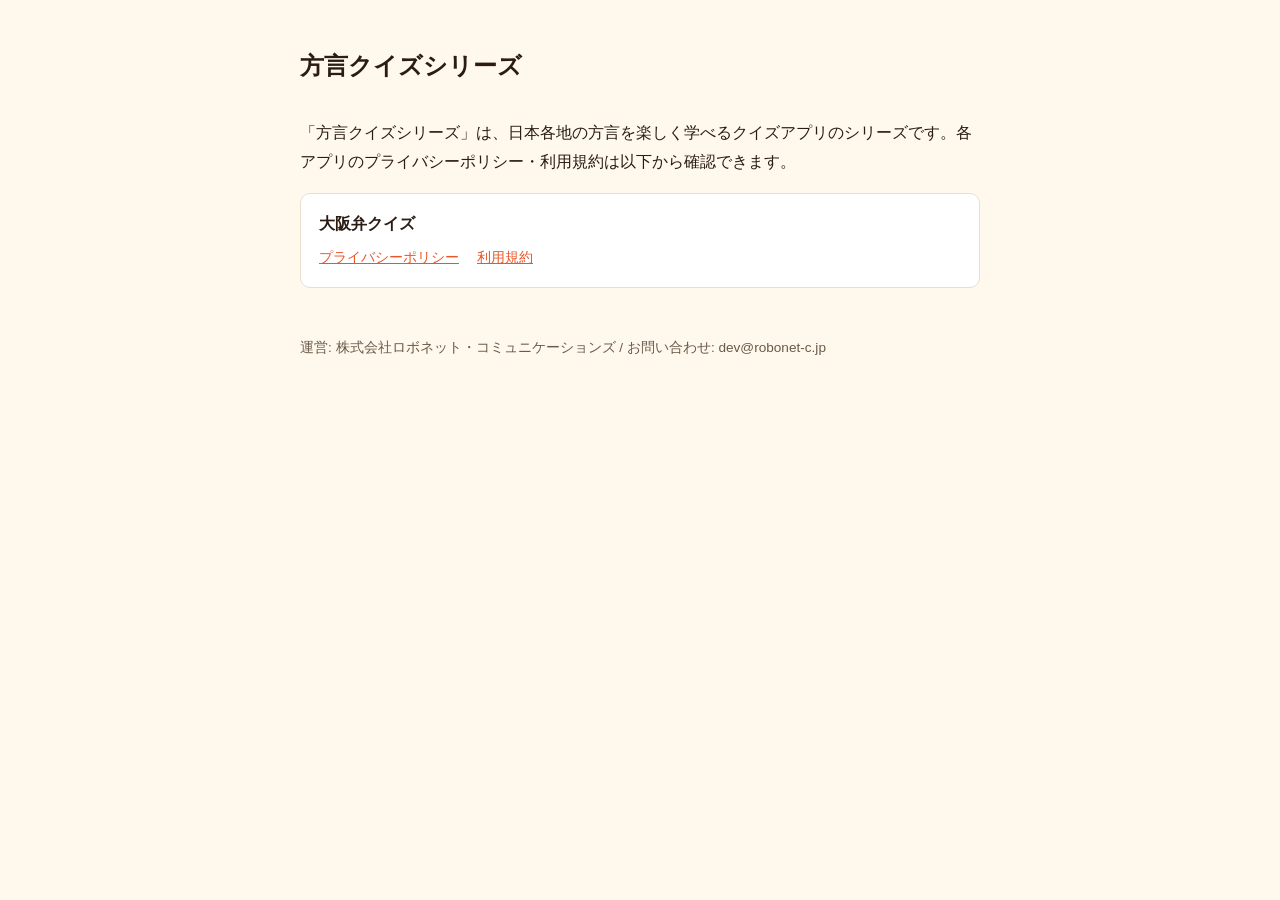
<file: index.html>
<!doctype html>
<html lang="ja">
<head>
<meta charset="utf-8">
<meta name="viewport" content="width=device-width, initial-scale=1">
<title>方言クイズシリーズ - プライバシーポリシー・利用規約</title>
<link rel="stylesheet" href="style.css">
</head>
<body>
<div class="wrap">
<header class="page">
<h1>方言クイズシリーズ</h1>
</header>

<p>「方言クイズシリーズ」は、日本各地の方言を楽しく学べるクイズアプリのシリーズです。各アプリのプライバシーポリシー・利用規約は以下から確認できます。</p>

<ul class="app-list">
  <li>
    <div class="name">大阪弁クイズ</div>
    <div class="links">
      <a href="osaka/privacy.html">プライバシーポリシー</a>
      <a href="osaka/terms.html">利用規約</a>
    </div>
  </li>
</ul>

<footer>
運営: 株式会社ロボネット・コミュニケーションズ / お問い合わせ: dev@robonet-c.jp
</footer>
</div>
</body>
</html>
</file>
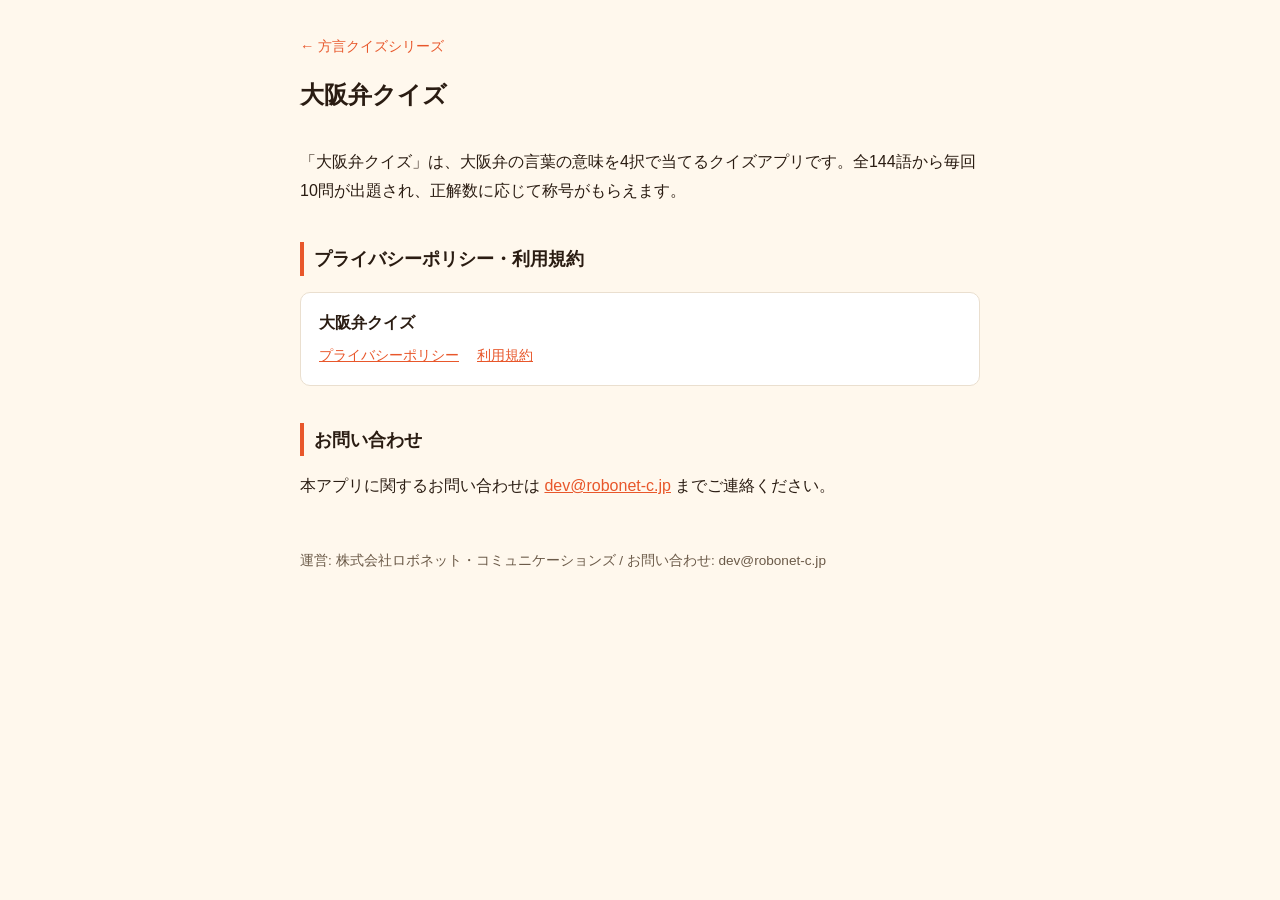
<file: osaka/index.html>
<!doctype html>
<html lang="ja">
<head>
<meta charset="utf-8">
<meta name="viewport" content="width=device-width, initial-scale=1">
<title>大阪弁クイズ</title>
<link rel="stylesheet" href="../style.css">
</head>
<body>
<div class="wrap">
<header class="page">
<a class="back" href="../index.html">← 方言クイズシリーズ</a>
<h1>大阪弁クイズ</h1>
</header>

<p>「大阪弁クイズ」は、大阪弁の言葉の意味を4択で当てるクイズアプリです。全144語から毎回10問が出題され、正解数に応じて称号がもらえます。</p>

<h2>プライバシーポリシー・利用規約</h2>
<ul class="app-list">
  <li>
    <div class="name">大阪弁クイズ</div>
    <div class="links">
      <a href="privacy.html">プライバシーポリシー</a>
      <a href="terms.html">利用規約</a>
    </div>
  </li>
</ul>

<h2>お問い合わせ</h2>
<p>本アプリに関するお問い合わせは <a href="mailto:dev@robonet-c.jp">dev@robonet-c.jp</a> までご連絡ください。</p>

<footer>
運営: 株式会社ロボネット・コミュニケーションズ / お問い合わせ: dev@robonet-c.jp
</footer>
</div>
</body>
</html>
</file>
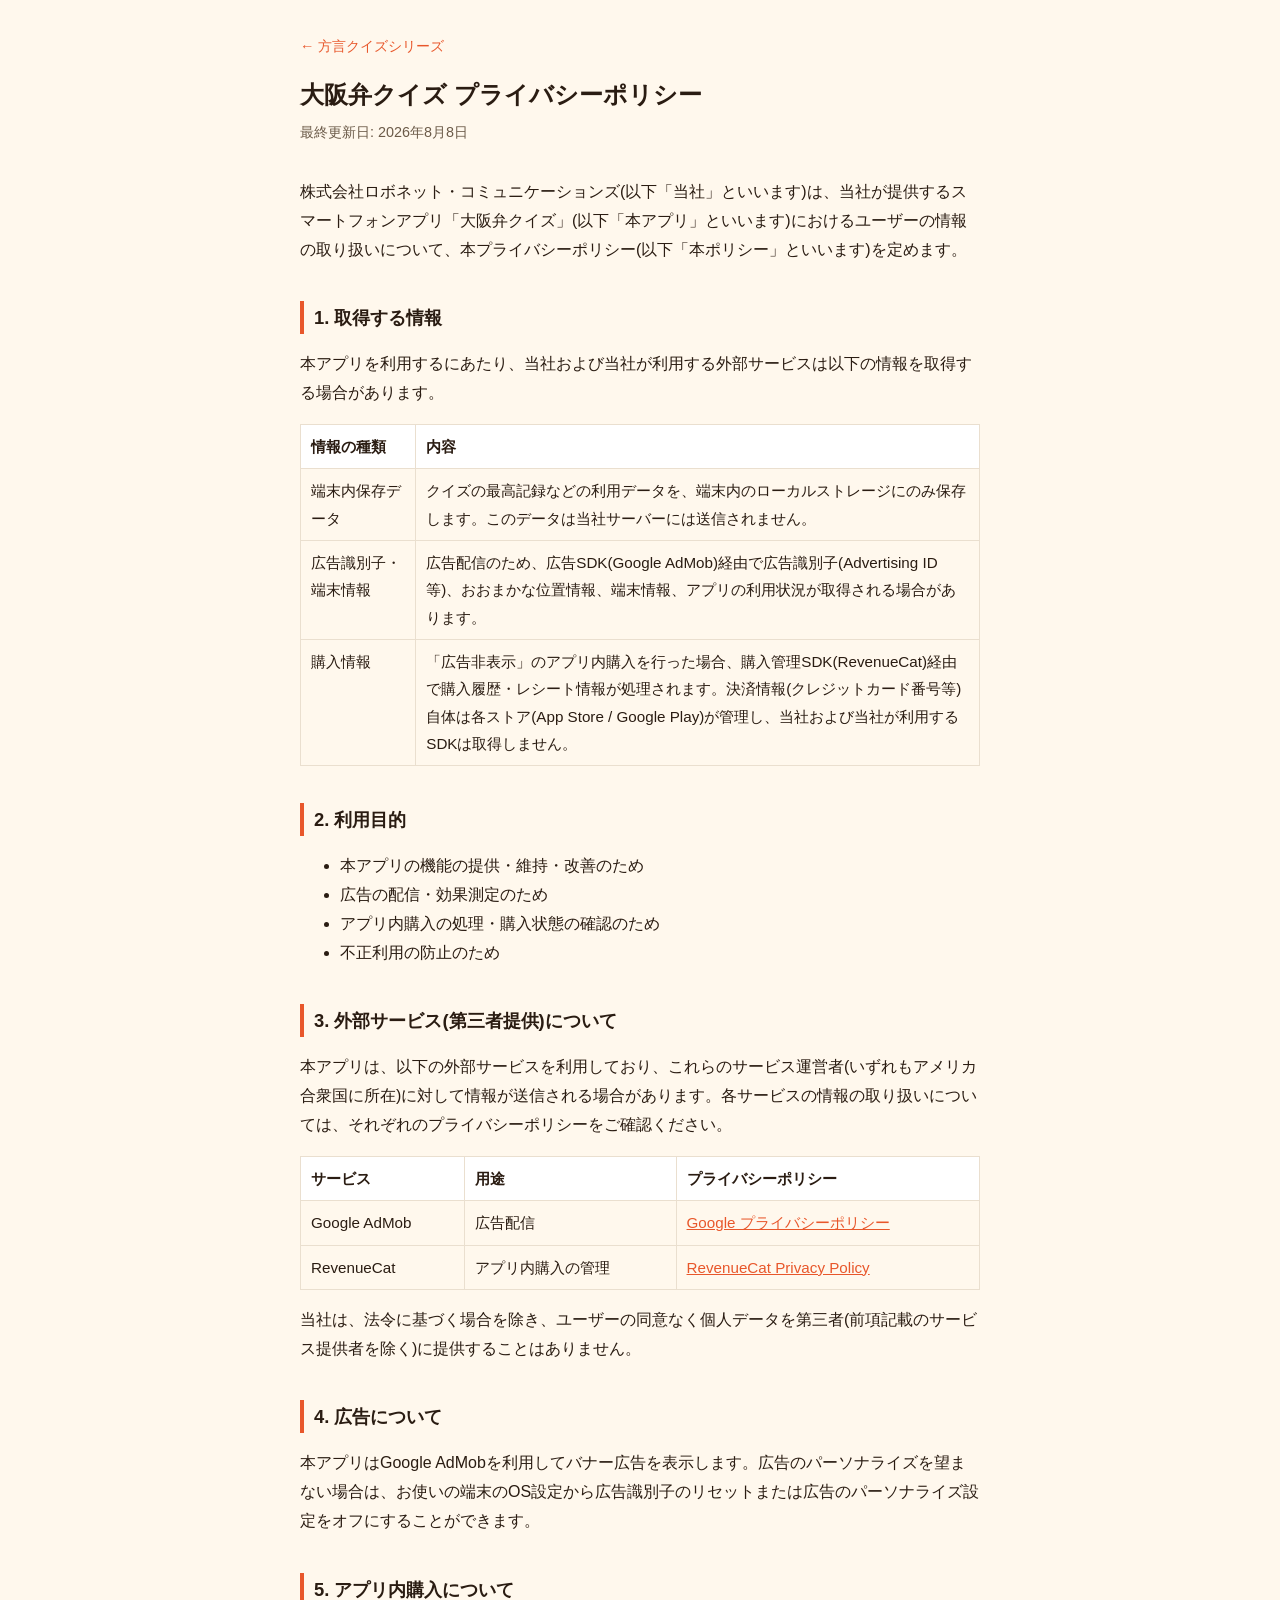
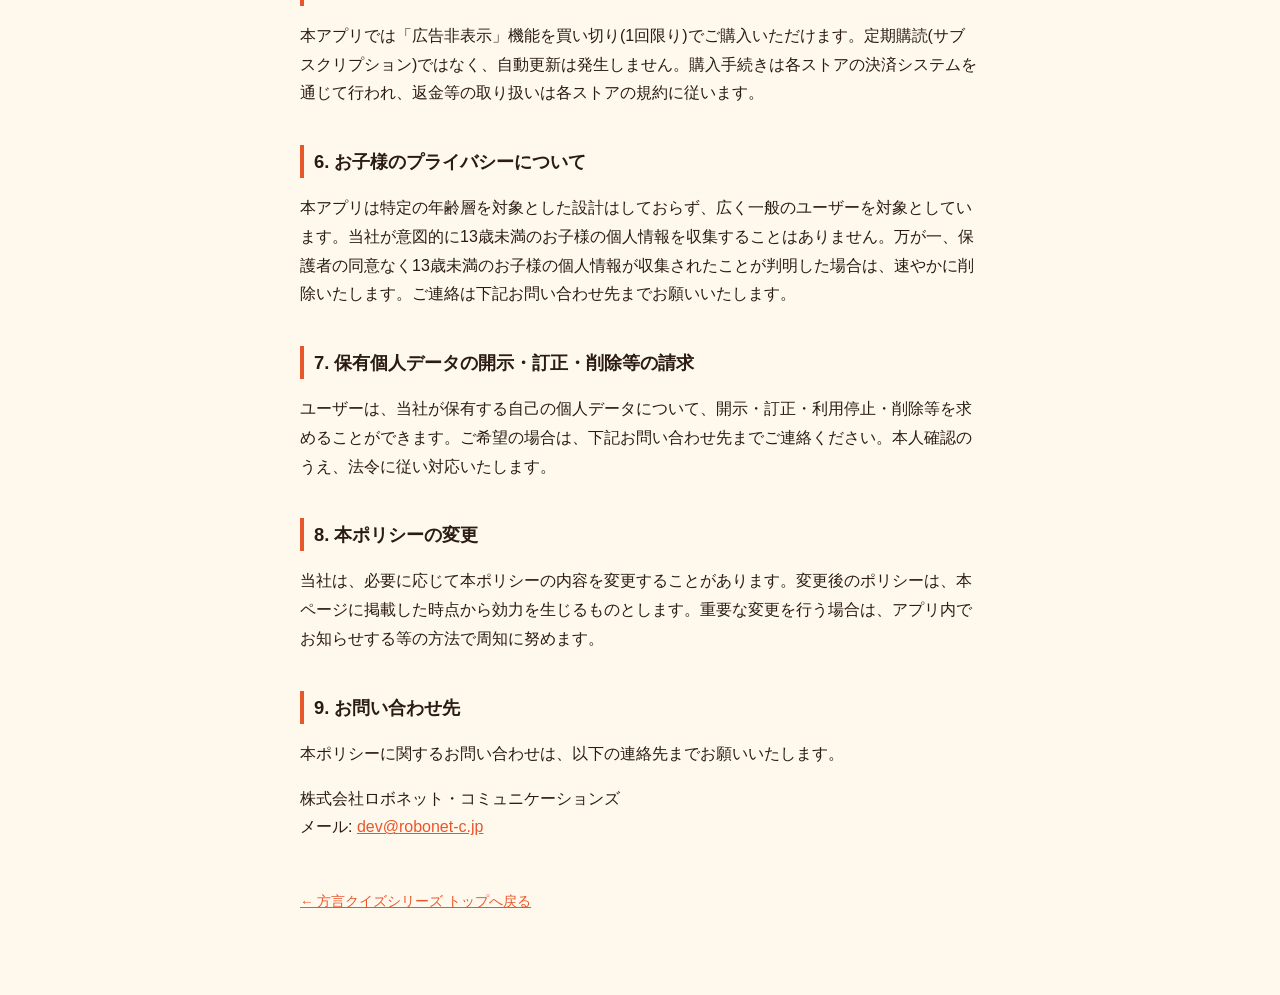
<file: osaka/privacy.html>
<!doctype html>
<html lang="ja">
<head>
<meta charset="utf-8">
<meta name="viewport" content="width=device-width, initial-scale=1">
<title>大阪弁クイズ プライバシーポリシー</title>
<link rel="stylesheet" href="../style.css">
</head>
<body>
<div class="wrap">
<header class="page">
<a class="back" href="../index.html">← 方言クイズシリーズ</a>
<h1>大阪弁クイズ プライバシーポリシー</h1>
<div class="updated">最終更新日: 2026年8月8日</div>
</header>

<p>株式会社ロボネット・コミュニケーションズ(以下「当社」といいます)は、当社が提供するスマートフォンアプリ「大阪弁クイズ」(以下「本アプリ」といいます)におけるユーザーの情報の取り扱いについて、本プライバシーポリシー(以下「本ポリシー」といいます)を定めます。</p>

<h2>1. 取得する情報</h2>
<p>本アプリを利用するにあたり、当社および当社が利用する外部サービスは以下の情報を取得する場合があります。</p>
<table>
<tr><th>情報の種類</th><th>内容</th></tr>
<tr><td>端末内保存データ</td><td>クイズの最高記録などの利用データを、端末内のローカルストレージにのみ保存します。このデータは当社サーバーには送信されません。</td></tr>
<tr><td>広告識別子・端末情報</td><td>広告配信のため、広告SDK(Google AdMob)経由で広告識別子(Advertising ID等)、おおまかな位置情報、端末情報、アプリの利用状況が取得される場合があります。</td></tr>
<tr><td>購入情報</td><td>「広告非表示」のアプリ内購入を行った場合、購入管理SDK(RevenueCat)経由で購入履歴・レシート情報が処理されます。決済情報(クレジットカード番号等)自体は各ストア(App Store / Google Play)が管理し、当社および当社が利用するSDKは取得しません。</td></tr>
</table>

<h2>2. 利用目的</h2>
<ul>
<li>本アプリの機能の提供・維持・改善のため</li>
<li>広告の配信・効果測定のため</li>
<li>アプリ内購入の処理・購入状態の確認のため</li>
<li>不正利用の防止のため</li>
</ul>

<h2>3. 外部サービス(第三者提供)について</h2>
<p>本アプリは、以下の外部サービスを利用しており、これらのサービス運営者(いずれもアメリカ合衆国に所在)に対して情報が送信される場合があります。各サービスの情報の取り扱いについては、それぞれのプライバシーポリシーをご確認ください。</p>
<table>
<tr><th>サービス</th><th>用途</th><th>プライバシーポリシー</th></tr>
<tr><td>Google AdMob</td><td>広告配信</td><td><a href="https://policies.google.com/privacy" target="_blank" rel="noopener">Google プライバシーポリシー</a></td></tr>
<tr><td>RevenueCat</td><td>アプリ内購入の管理</td><td><a href="https://www.revenuecat.com/privacy/" target="_blank" rel="noopener">RevenueCat Privacy Policy</a></td></tr>
</table>
<p>当社は、法令に基づく場合を除き、ユーザーの同意なく個人データを第三者(前項記載のサービス提供者を除く)に提供することはありません。</p>

<h2>4. 広告について</h2>
<p>本アプリはGoogle AdMobを利用してバナー広告を表示します。広告のパーソナライズを望まない場合は、お使いの端末のOS設定から広告識別子のリセットまたは広告のパーソナライズ設定をオフにすることができます。</p>

<h2>5. アプリ内購入について</h2>
<p>本アプリでは「広告非表示」機能を買い切り(1回限り)でご購入いただけます。定期購読(サブスクリプション)ではなく、自動更新は発生しません。購入手続きは各ストアの決済システムを通じて行われ、返金等の取り扱いは各ストアの規約に従います。</p>

<h2>6. お子様のプライバシーについて</h2>
<p>本アプリは特定の年齢層を対象とした設計はしておらず、広く一般のユーザーを対象としています。当社が意図的に13歳未満のお子様の個人情報を収集することはありません。万が一、保護者の同意なく13歳未満のお子様の個人情報が収集されたことが判明した場合は、速やかに削除いたします。ご連絡は下記お問い合わせ先までお願いいたします。</p>

<h2>7. 保有個人データの開示・訂正・削除等の請求</h2>
<p>ユーザーは、当社が保有する自己の個人データについて、開示・訂正・利用停止・削除等を求めることができます。ご希望の場合は、下記お問い合わせ先までご連絡ください。本人確認のうえ、法令に従い対応いたします。</p>

<h2>8. 本ポリシーの変更</h2>
<p>当社は、必要に応じて本ポリシーの内容を変更することがあります。変更後のポリシーは、本ページに掲載した時点から効力を生じるものとします。重要な変更を行う場合は、アプリ内でお知らせする等の方法で周知に努めます。</p>

<h2>9. お問い合わせ先</h2>
<p>本ポリシーに関するお問い合わせは、以下の連絡先までお願いいたします。</p>
<p>
株式会社ロボネット・コミュニケーションズ<br>
メール: <a href="mailto:dev@robonet-c.jp">dev@robonet-c.jp</a>
</p>

<footer>
<a href="../index.html">← 方言クイズシリーズ トップへ戻る</a>
</footer>
</div>
</body>
</html>
</file>
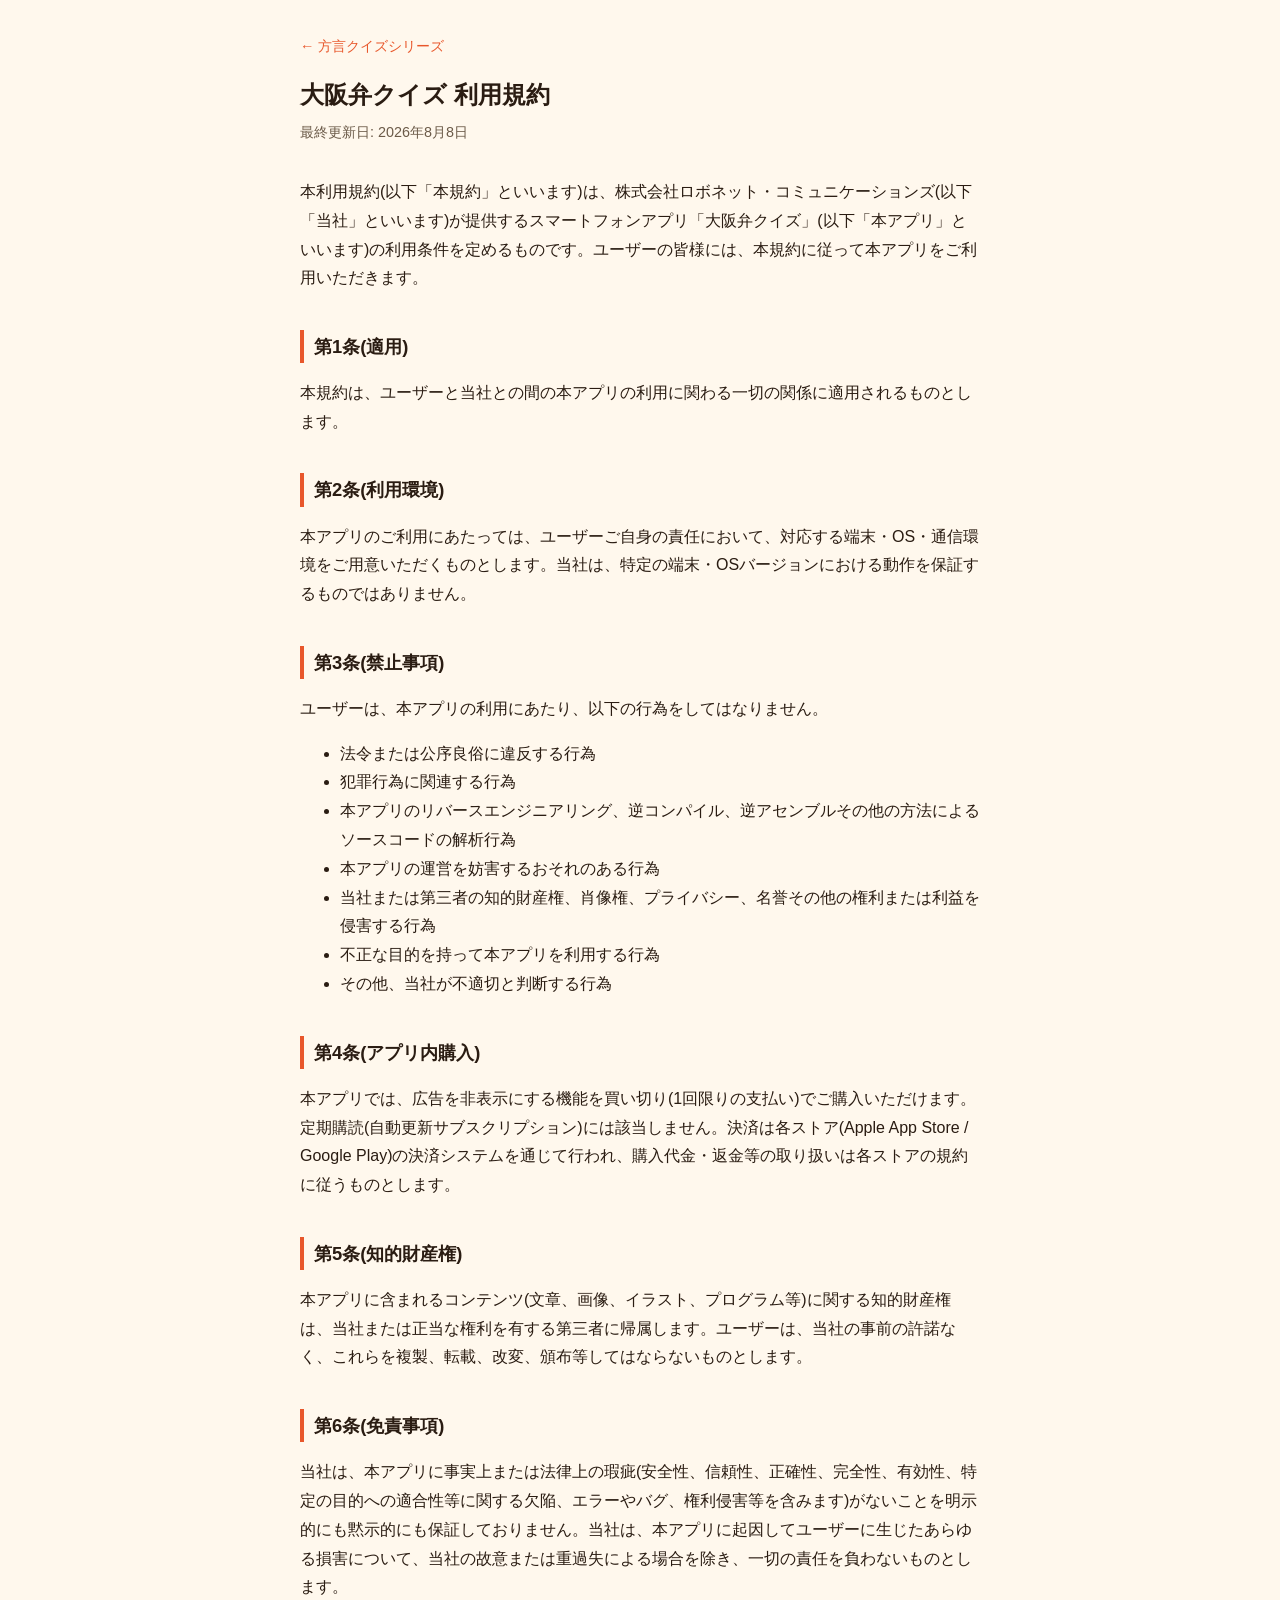
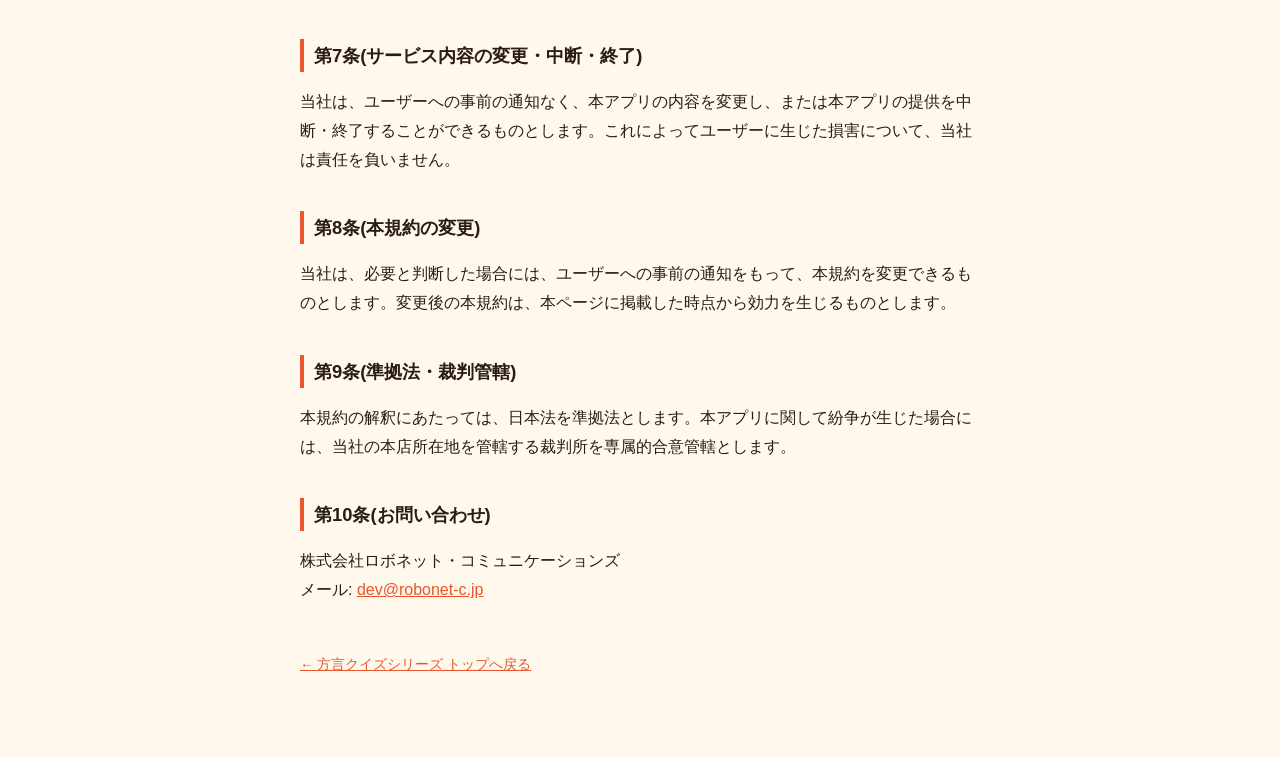
<file: osaka/terms.html>
<!doctype html>
<html lang="ja">
<head>
<meta charset="utf-8">
<meta name="viewport" content="width=device-width, initial-scale=1">
<title>大阪弁クイズ 利用規約</title>
<link rel="stylesheet" href="../style.css">
</head>
<body>
<div class="wrap">
<header class="page">
<a class="back" href="../index.html">← 方言クイズシリーズ</a>
<h1>大阪弁クイズ 利用規約</h1>
<div class="updated">最終更新日: 2026年8月8日</div>
</header>

<p>本利用規約(以下「本規約」といいます)は、株式会社ロボネット・コミュニケーションズ(以下「当社」といいます)が提供するスマートフォンアプリ「大阪弁クイズ」(以下「本アプリ」といいます)の利用条件を定めるものです。ユーザーの皆様には、本規約に従って本アプリをご利用いただきます。</p>

<h2>第1条(適用)</h2>
<p>本規約は、ユーザーと当社との間の本アプリの利用に関わる一切の関係に適用されるものとします。</p>

<h2>第2条(利用環境)</h2>
<p>本アプリのご利用にあたっては、ユーザーご自身の責任において、対応する端末・OS・通信環境をご用意いただくものとします。当社は、特定の端末・OSバージョンにおける動作を保証するものではありません。</p>

<h2>第3条(禁止事項)</h2>
<p>ユーザーは、本アプリの利用にあたり、以下の行為をしてはなりません。</p>
<ul>
<li>法令または公序良俗に違反する行為</li>
<li>犯罪行為に関連する行為</li>
<li>本アプリのリバースエンジニアリング、逆コンパイル、逆アセンブルその他の方法によるソースコードの解析行為</li>
<li>本アプリの運営を妨害するおそれのある行為</li>
<li>当社または第三者の知的財産権、肖像権、プライバシー、名誉その他の権利または利益を侵害する行為</li>
<li>不正な目的を持って本アプリを利用する行為</li>
<li>その他、当社が不適切と判断する行為</li>
</ul>

<h2>第4条(アプリ内購入)</h2>
<p>本アプリでは、広告を非表示にする機能を買い切り(1回限りの支払い)でご購入いただけます。定期購読(自動更新サブスクリプション)には該当しません。決済は各ストア(Apple App Store / Google Play)の決済システムを通じて行われ、購入代金・返金等の取り扱いは各ストアの規約に従うものとします。</p>

<h2>第5条(知的財産権)</h2>
<p>本アプリに含まれるコンテンツ(文章、画像、イラスト、プログラム等)に関する知的財産権は、当社または正当な権利を有する第三者に帰属します。ユーザーは、当社の事前の許諾なく、これらを複製、転載、改変、頒布等してはならないものとします。</p>

<h2>第6条(免責事項)</h2>
<p>当社は、本アプリに事実上または法律上の瑕疵(安全性、信頼性、正確性、完全性、有効性、特定の目的への適合性等に関する欠陥、エラーやバグ、権利侵害等を含みます)がないことを明示的にも黙示的にも保証しておりません。当社は、本アプリに起因してユーザーに生じたあらゆる損害について、当社の故意または重過失による場合を除き、一切の責任を負わないものとします。</p>

<h2>第7条(サービス内容の変更・中断・終了)</h2>
<p>当社は、ユーザーへの事前の通知なく、本アプリの内容を変更し、または本アプリの提供を中断・終了することができるものとします。これによってユーザーに生じた損害について、当社は責任を負いません。</p>

<h2>第8条(本規約の変更)</h2>
<p>当社は、必要と判断した場合には、ユーザーへの事前の通知をもって、本規約を変更できるものとします。変更後の本規約は、本ページに掲載した時点から効力を生じるものとします。</p>

<h2>第9条(準拠法・裁判管轄)</h2>
<p>本規約の解釈にあたっては、日本法を準拠法とします。本アプリに関して紛争が生じた場合には、当社の本店所在地を管轄する裁判所を専属的合意管轄とします。</p>

<h2>第10条(お問い合わせ)</h2>
<p>
株式会社ロボネット・コミュニケーションズ<br>
メール: <a href="mailto:dev@robonet-c.jp">dev@robonet-c.jp</a>
</p>

<footer>
<a href="../index.html">← 方言クイズシリーズ トップへ戻る</a>
</footer>
</div>
</body>
</html>
</file>
<file: style.css>
:root {
  color-scheme: light dark;
  --bg: #fff8ed;
  --fg: #2a1c12;
  --muted: #6b5a48;
  --accent: #e8572b;
  --card: #ffffff;
  --border: #eadfcf;
}

* { box-sizing: border-box; }

body {
  margin: 0;
  background: var(--bg);
  color: var(--fg);
  font-family: -apple-system, BlinkMacSystemFont, "Hiragino Sans", "Yu Gothic", "Segoe UI", sans-serif;
  line-height: 1.8;
}

.wrap {
  max-width: 720px;
  margin: 0 auto;
  padding: 32px 20px 80px;
}

header.page {
  margin-bottom: 32px;
}

header.page a.back {
  color: var(--accent);
  text-decoration: none;
  font-size: 0.9em;
}

h1 {
  font-size: 1.5em;
  margin: 12px 0 4px;
}

.updated {
  color: var(--muted);
  font-size: 0.9em;
  margin-bottom: 32px;
}

h2 {
  font-size: 1.15em;
  margin-top: 2em;
  border-left: 4px solid var(--accent);
  padding-left: 10px;
}

table {
  width: 100%;
  border-collapse: collapse;
  margin: 1em 0;
  font-size: 0.95em;
}

th, td {
  border: 1px solid var(--border);
  padding: 8px 10px;
  text-align: left;
  vertical-align: top;
}

th {
  background: var(--card);
  white-space: nowrap;
}

a { color: var(--accent); }

.app-list {
  list-style: none;
  padding: 0;
}

.app-list li {
  background: var(--card);
  border: 1px solid var(--border);
  border-radius: 10px;
  padding: 16px 18px;
  margin-bottom: 12px;
}

.app-list .name {
  font-weight: 600;
}

.app-list .links {
  margin-top: 6px;
  font-size: 0.9em;
}

.app-list .links a { margin-right: 14px; }

footer {
  margin-top: 48px;
  color: var(--muted);
  font-size: 0.85em;
}
</file>
